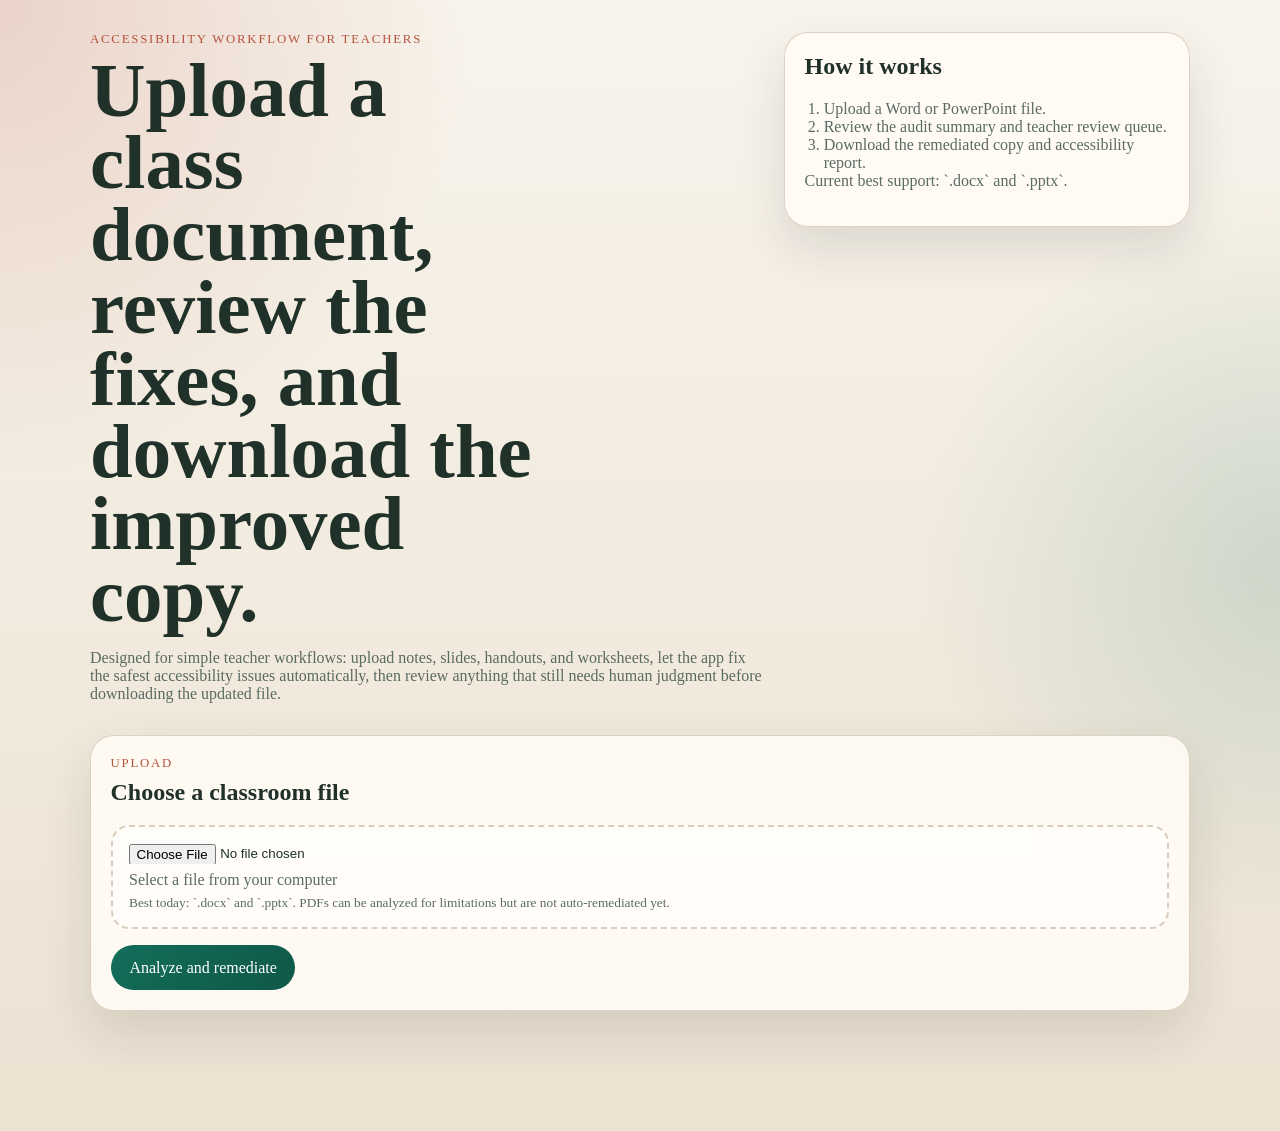
<file: index.html>
<!DOCTYPE html>
<html lang="en">
  <head>
    <meta charset="UTF-8" />
    <meta name="viewport" content="width=device-width, initial-scale=1.0" />
    <title>ADA Compliance Bot</title>
    <link rel="stylesheet" href="/styles.css" />
  </head>
  <body>
    <main class="page">
      <section class="hero">
        <div>
          <p class="eyebrow">Accessibility Workflow for Teachers</p>
          <h1>Upload a class document, review the fixes, and download the improved copy.</h1>
          <p class="lede">
            Designed for simple teacher workflows: upload notes, slides, handouts, and worksheets,
            let the app fix the safest accessibility issues automatically, then review anything
            that still needs human judgment before downloading the updated file.
          </p>
        </div>
        <aside class="status-panel">
          <h2>How it works</h2>
          <ol class="plain-list">
            <li>Upload a Word or PowerPoint file.</li>
            <li>Review the audit summary and teacher review queue.</li>
            <li>Download the remediated copy and accessibility report.</li>
          </ol>
          <p class="hint">Current best support: `.docx` and `.pptx`.</p>
        </aside>
      </section>

      <section class="board single">
        <article class="card">
          <div class="card-heading">
            <div>
              <p class="eyebrow">Upload</p>
              <h2>Choose a classroom file</h2>
            </div>
          </div>
          <form id="upload-form">
            <label class="dropzone" for="document">
              <input id="document" name="document" type="file" required />
              <span>Select a file from your computer</span>
              <small>Best today: `.docx` and `.pptx`. PDFs can be analyzed for limitations but are not auto-remediated yet.</small>
            </label>
            <button type="submit" class="button">Analyze and remediate</button>
          </form>
        </article>
      </section>

      <section id="results" class="card results hidden" aria-live="polite">
        <div class="card-heading">
          <div>
            <p class="eyebrow">Remediation Results</p>
            <h2 id="result-title">Document analysis</h2>
          </div>
          <div class="result-actions">
            <button id="download-file" class="button hidden" type="button">Download fixed file</button>
            <button id="download-report" class="button secondary hidden" type="button">Download report</button>
          </div>
        </div>

        <section class="audit-panel">
          <div class="metric">
            <span>Audit score</span>
            <strong id="audit-score">0</strong>
          </div>
          <div class="metric">
            <span>Auto-applied</span>
            <strong id="audit-auto">0</strong>
          </div>
          <div class="metric">
            <span>Needs review</span>
            <strong id="audit-review">0</strong>
          </div>
          <div class="metric">
            <span>Manual checks</span>
            <strong id="audit-manual">0</strong>
          </div>
        </section>

        <div class="result-grid">
          <section>
            <h3>Changes made</h3>
            <ul id="changes"></ul>
          </section>
          <section>
            <h3>Issues detected</h3>
            <ul id="issues"></ul>
          </section>
        </div>

        <section>
          <h3>Current limits</h3>
          <ul id="limitations"></ul>
        </section>

        <section>
          <div class="card-heading">
            <div>
              <h3>Teacher review queue</h3>
              <p class="hint">Approve, revise, or defer the items that still need human judgment.</p>
            </div>
            <button id="approve-safe" class="button secondary" type="button">Approve all suggested text</button>
          </div>
          <div id="review-items" class="review-list"></div>
        </section>
      </section>

      <p id="status" class="status" aria-live="polite"></p>
    </main>

    <script src="/app.js"></script>
  </body>
</html>
</file>
<file: styles.css>
:root {
  --bg: #f2eee4;
  --paper: rgba(255, 251, 245, 0.92);
  --ink: #203129;
  --muted: #5a6b62;
  --line: #dacdbd;
  --primary: #126e5a;
  --primary-strong: #0f5848;
  --accent: #b5533f;
  --shadow: 0 22px 50px rgba(36, 37, 31, 0.12);
}

* { box-sizing: border-box; }
body {
  margin: 0;
  min-height: 100vh;
  color: var(--ink);
  font-family: Georgia, "Times New Roman", serif;
  background:
    radial-gradient(circle at top left, rgba(181, 83, 63, 0.2), transparent 28%),
    radial-gradient(circle at right center, rgba(18, 110, 90, 0.16), transparent 26%),
    linear-gradient(180deg, #f8f4ec 0%, #ece2d2 100%);
}
.page { width: min(1100px, calc(100% - 2rem)); margin: 0 auto; padding: 2rem 0 4rem; }
.hero { display: grid; grid-template-columns: 1.5fr 0.9fr; gap: 1rem; align-items: start; margin-bottom: 1rem; }
.eyebrow { margin: 0 0 0.5rem; font-size: 0.8rem; letter-spacing: 0.14em; text-transform: uppercase; color: var(--accent); }

h1,h2,h3,p { margin-top: 0; }
h1 { max-width: 12ch; font-size: clamp(2.8rem, 6vw, 5rem); line-height: 0.94; margin-bottom: 1rem; }
.lede,.hint,.status,li,small,span { color: var(--muted); }
.board.single { grid-template-columns: 1fr; }
.board { display: grid; gap: 1rem; }
.card,.status-panel {
  background: var(--paper);
  border: 1px solid rgba(218, 205, 189, 0.9);
  border-radius: 24px;
  padding: 1.25rem;
  box-shadow: var(--shadow);
  backdrop-filter: blur(8px);
}
.card-heading,.result-actions,.review-actions,.review-meta {
  display: flex;
  justify-content: space-between;
  gap: 0.75rem;
  align-items: start;
  flex-wrap: wrap;
}
.dropzone {
  display: grid;
  gap: 0.4rem;
  margin-bottom: 1rem;
  width: 100%;
  padding: 1rem;
  border: 2px dashed var(--line);
  border-radius: 18px;
  background: rgba(255, 255, 255, 0.55);
  font: inherit;
}
.button {
  display: inline-flex;
  align-items: center;
  justify-content: center;
  gap: 0.4rem;
  padding: 0.85rem 1.15rem;
  border: none;
  border-radius: 999px;
  font: inherit;
  cursor: pointer;
  text-decoration: none;
  color: white;
  background: linear-gradient(135deg, var(--primary), var(--primary-strong));
}
.button.secondary { background: white; color: var(--ink); border: 1px solid var(--line); }
.button.ghost { background: transparent; color: var(--primary-strong); border: 1px solid rgba(18, 110, 90, 0.28); }
.results { margin-top: 1rem; }
.audit-panel { display: grid; grid-template-columns: repeat(4, minmax(0, 1fr)); gap: 0.75rem; margin-bottom: 1rem; }
.metric { padding: 0.9rem; border-radius: 18px; background: rgba(255, 255, 255, 0.65); border: 1px solid rgba(218, 205, 189, 0.9); }
.metric span { display: block; margin-bottom: 0.35rem; font-size: 0.92rem; }
.metric strong { font-size: 1.8rem; color: var(--primary-strong); }
.result-grid { display: grid; grid-template-columns: repeat(2, minmax(0, 1fr)); gap: 1rem; }
.review-list { display: grid; gap: 0.9rem; }
.review-card { padding: 1rem; border-radius: 18px; background: rgba(255, 255, 255, 0.6); border: 1px solid rgba(218, 205, 189, 0.9); }
.review-card h4 { margin-bottom: 0.4rem; }

.review-prompt { margin-bottom: 0.35rem; color: var(--ink); }
.review-location { margin: 0 0 0.75rem; font-size: 0.92rem; color: var(--muted); }
.review-preview {
  margin-top: 0.35rem;
  padding: 0.85rem 0.95rem;
  border-radius: 14px;
  background: rgba(18, 110, 90, 0.08);
  border: 1px solid rgba(18, 110, 90, 0.14);
}
.review-preview strong {
  display: block;
  margin-bottom: 0.45rem;
  color: var(--primary-strong);
  font-size: 0.92rem;
}
.review-preview pre {
  margin: 0;
  white-space: pre-wrap;
  word-break: break-word;
  font: inherit;
  color: var(--ink);
}
.review-secondary {
  margin: 0.6rem 0 0;
  color: var(--muted);
  white-space: pre-wrap;
}
.review-card textarea {
  width: 100%;
  margin-top: 0.75rem;
  padding: 0.8rem;
  border-radius: 14px;
  border: 1px solid var(--line);
  background: white;
  font: inherit;
  color: var(--ink);
  resize: vertical;
}
.review-select {
  width: 100%;
  margin-top: 0.75rem;
  padding: 0.8rem;
  border-radius: 14px;
  border: 1px solid var(--line);
  background: white;
  font: inherit;
  color: var(--ink);
}
.pill {
  display: inline-flex;
  align-items: center;
  padding: 0.28rem 0.6rem;
  border-radius: 999px;
  background: rgba(18, 110, 90, 0.14);
  color: var(--primary-strong);
  font-size: 0.82rem;
}
.pill.muted { background: rgba(32, 49, 41, 0.08); color: var(--muted); }
.pill.status-approved { background: rgba(18, 110, 90, 0.18); color: var(--primary-strong); }
.pill.status-deferred { background: rgba(181, 83, 63, 0.16); color: var(--accent); }
.pill.status-needs_review { background: rgba(207, 160, 74, 0.18); color: #835900; }
.plain-list { margin: 0; padding-left: 1.2rem; }
.status { min-height: 1.5rem; margin-top: 1rem; }
.hidden { display: none; }
@media (max-width: 840px) {
  .hero,.result-grid,.audit-panel { grid-template-columns: 1fr; }
  .page { width: min(100% - 1rem, 1100px); padding-top: 1rem; }
  h1 { max-width: none; font-size: 3rem; }
}
</file>
